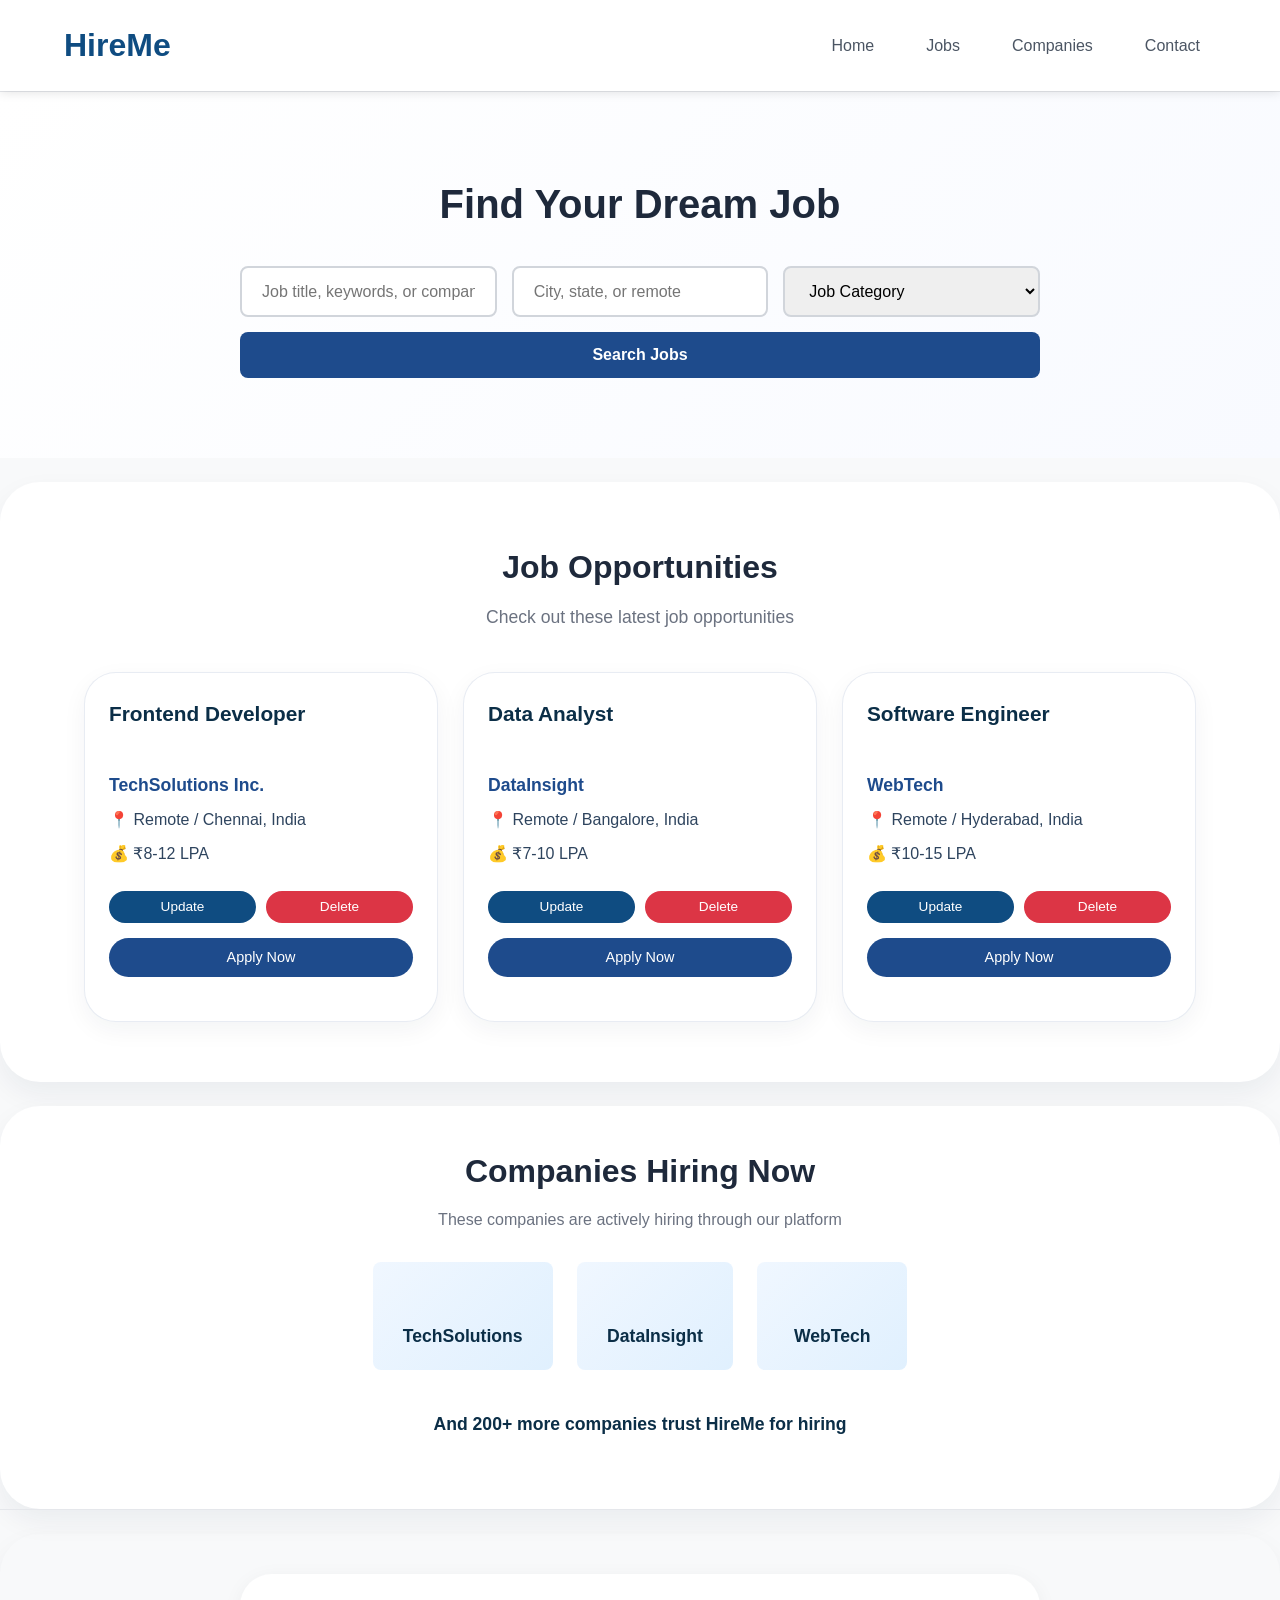
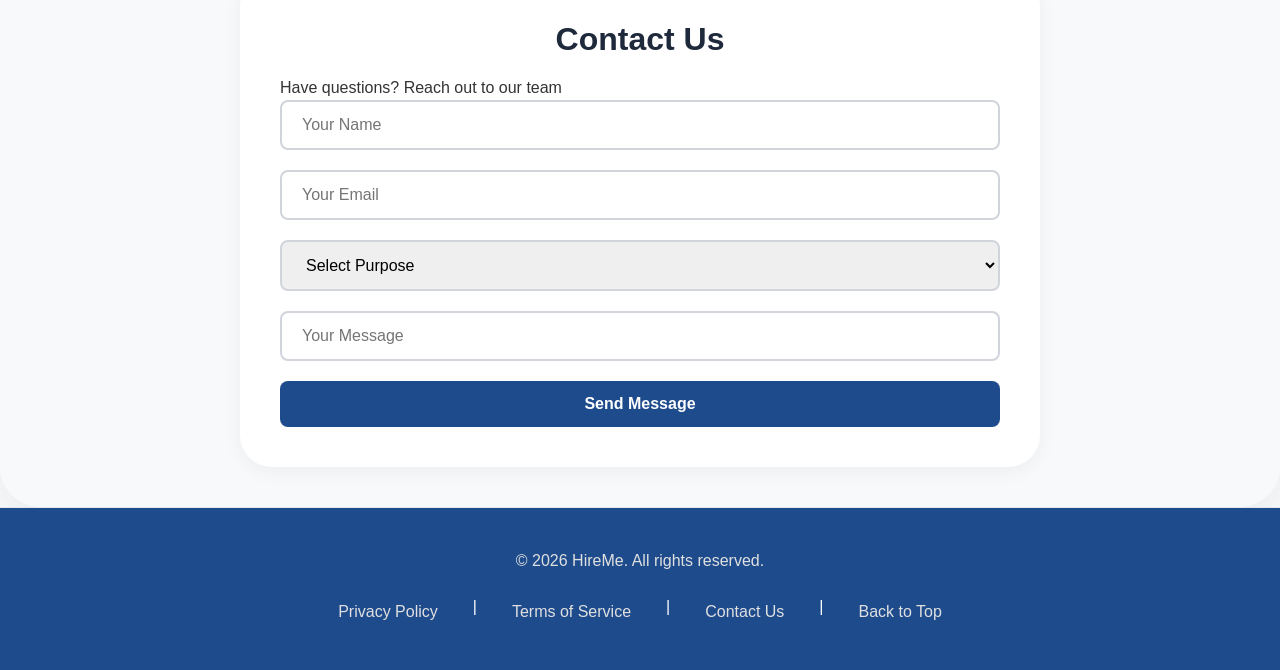
<file: index.html>
<!DOCTYPE html>
<html lang="en">
<head>
    <meta charset="UTF-8">
    <meta name="viewport" content="width=device-width, initial-scale=1.0">
    <title>HireMe</title>
    <link rel="stylesheet" href="style.css">
</head>

<body>
    <header>
        <section id="logo">
            <h1>HireMe</h1>
        </section>
        
        <nav>
            <a href="#home">Home</a> 
            <a href="#jobs">Jobs</a> 
            <a href="#companies">Companies</a> 
            <a href="#contact">Contact</a>
        </nav>
    </header>
    <hr>

    <section id="home">
        <h2>Find Your Dream Job</h2>       
        <form id="search-form">
            <input type="text" placeholder="Job title, keywords, or company">
            <input type="text" placeholder="City, state, or remote">
            <select>
                <option value="">Job Category</option>
                <option value="it">IT & Software</option>
                <option value="marketing">Marketing</option>
                <option value="finance">Finance</option>
                <option value="sales">Sales</option>
            </select>
            <button type="submit">Search Jobs</button>
        </form>
    </section> 


    <section id="jobs">
    <h2>Job Opportunities</h2>
    <p>Check out these latest job opportunities</p>
    
    <div class="jobs-container">
        <article>
            <h3>Frontend Developer</h3>
            <p><strong>TechSolutions Inc.</strong></p>
            <p>📍 Remote / Chennai, India</p>
            <p>💰 ₹8-12 LPA</p>
            <a href="#apply">Apply Now</a>
        </article>

        <article>
            <h3>Data Analyst</h3>
            <p><strong>DataInsight</strong></p>
            <p>📍 Remote / Bangalore, India</p>
            <p>💰 ₹7-10 LPA</p>
            <a href="#apply">Apply Now</a>
        </article>

        <article>
            <h3>Software Engineer</h3>
            <p><strong>WebTech</strong></p>
            <p>📍 Remote / Hyderabad, India</p>
            <p>💰 ₹10-15 LPA</p>
            <a href="#apply">Apply Now</a>
        </article>
    </div>
    </section>


    <section id="companies">
        <h2>Companies Hiring Now</h2>
        <p>These companies are actively hiring through our platform</p>

        <article>
                <p>TechSolutions</p>
        </article>

        <article>
                <p>DataInsight</p>
        </article>

        <article>
                <p>WebTech</p>
        </article>

        <p><strong>And 200+ more companies trust HireMe for hiring</strong></p>
    </section>
    <hr>

    <section id="contact">
        <form>
            <h2>Contact Us</h2>
            <p>Have questions? Reach out to our team</p>
            <input type="text" placeholder="Your Name">
            <input type="email" placeholder="Your Email">
            <select>
                <option value="">Select Purpose</option>
                <option value="job">Job Inquiry</option>
                <option value="employer">Employer Inquiry</option>
            </select>
            <input type="text" placeholder="Your Message">
            <button type="submit">Send Message</button>
        </form>
    </section>
    <hr>

    <footer>
        <p>© 2026 HireMe. All rights reserved.</p>
        <nav>
            <a href="#">Privacy Policy</a> | 
            <a href="#">Terms of Service</a> | 
            <a href="#contact">Contact Us</a> |
            <a href="#home">Back to Top</a>
        </nav>
    </footer>

    <script src="script.js"></script>
    
</body>
</html>
</file>
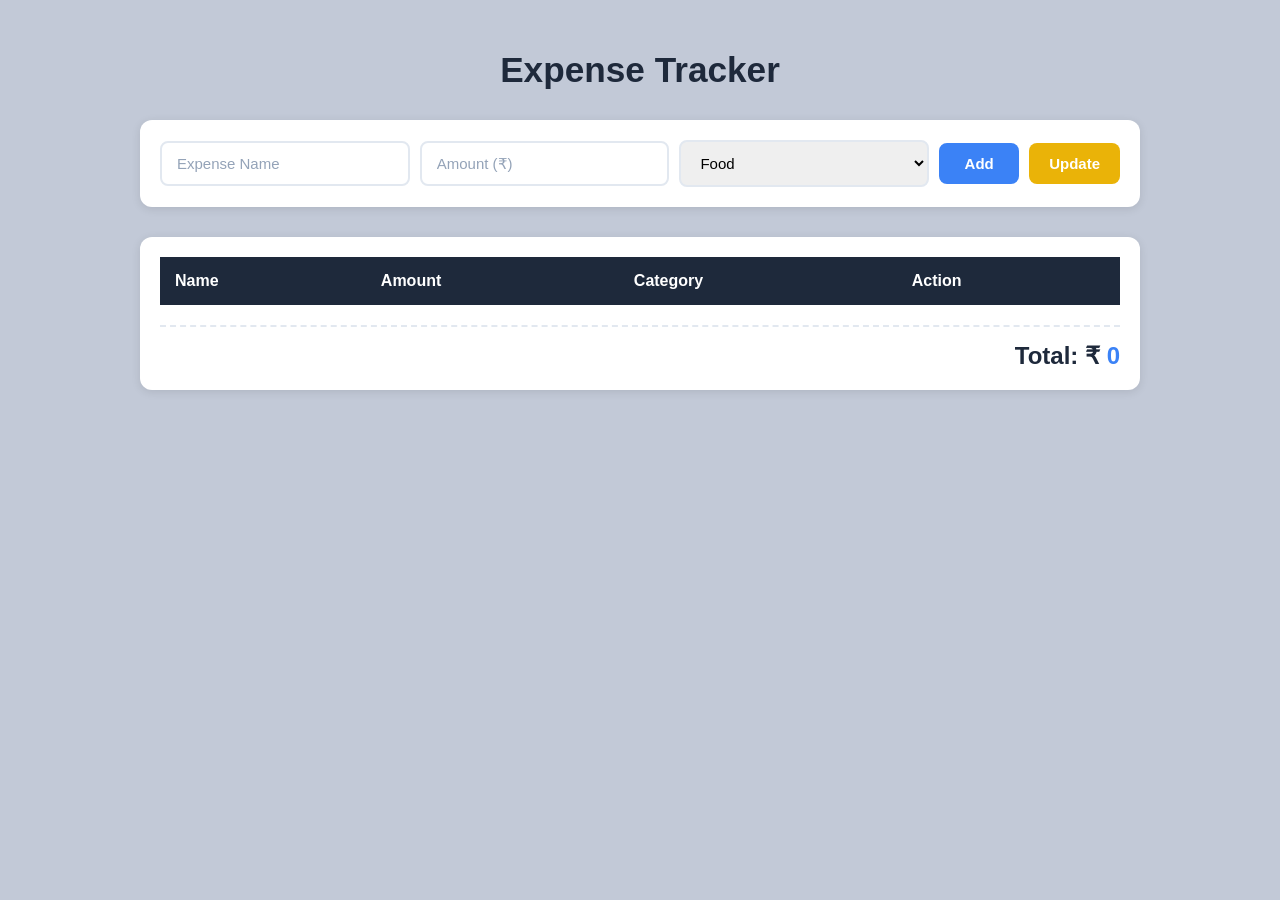
<file: lab_mst/index.html>
<!DOCTYPE html>
<html lang="en">
<head>
    <meta charset="UTF-8">
    <meta name="viewport" content="width=device-width, initial-scale=1.0">
    <title>Expense Tracker</title>
    <link rel="stylesheet" href="style.css">
</head>
<body>
    <div class="container">
        <h2>Expense Tracker</h2>

        <div class="form-card">
            <div class="input-row">
                <input type="text" id="name" placeholder="Expense Name">
                <input type="number" id="amount" placeholder="Amount (₹)">
                <select id="category">
                    <option value="Food">Food</option>
                    <option value="Travel">Travel</option>
                    <option value="Shopping">Shopping</option>
                    <option value="Bills">Bills</option>
                </select>
                <button onclick="addExpense()" class="btn-add">Add</button>
                <button onclick="updateExpense()" class="btn-update">Update</button>
            </div>
        </div>

        <div class="table-container">
            <table>
                <thead>
                    <tr>
                        <th>Name</th>
                        <th>Amount</th>
                        <th>Category</th>
                        <th>Action</th>
                    </tr>
                </thead>
                <tbody id="expenseList"></tbody>
            </table>
            
            <div class="total-section">
                <h3>Total: ₹ <span id="total">0</span></h3>
            </div>
        </div>
    </div>

    <script src="script.js"></script>
</body>
</html>
</file>
<file: style.css>
* {
    margin: 0;
    padding: 0;
    box-sizing: border-box;
}

body {
    font-family: 'Segoe UI', Tahoma, Geneva, Verdana, sans-serif;
    line-height: 1.6;
    color: #333;
    background-color: #f8f9fa;
    width: 100%;
    overflow-x: hidden;
}


header {
    display: flex;
    justify-content: space-between;
    align-items: center;
    padding: 20px 5%;
    background-color: white;
    position: sticky;
    top: 0;
    z-index: 100;
    box-shadow: 0 2px 10px rgba(0,0,0,0.1);
    width: 100%;
}

#logo h1 {
    color: #1e4b8c;
    font-size: 2rem;
    font-weight: 700;
    background: #0f4c81;
    -webkit-background-clip: text;
    -webkit-text-fill-color: transparent;
    background-clip: text;
}

nav {
    display: flex;
    gap: 20px;
}

nav a {
    text-decoration: none;
    color: #4b5563;
    font-weight: 500;
    padding: 8px 16px;
    border-radius: 6px;
    transition: all 0.3s ease;
}

nav a:hover {
    background-color: #e5e7eb;
    color: #1e4b8c;
    transform: translateY(-2px);
}

hr {
    border: none;
    height: 1px;
    background-color: #e5e7eb;
    margin: 0;
    width: 100%;
}


#home {
    text-align: center;
    padding: 80px 5%;
    background: linear-gradient(135deg, #ffffff, #f8faff);
    width: 100%;
}

#home h2 {
    font-size: 2.5rem;
    color: #1e293b;
    margin-bottom: 30px;
    font-weight: 700;
}

#search-form {
    display: grid;
    grid-template-columns: repeat(auto-fit, minmax(200px, 1fr));
    gap: 15px;
    max-width: 800px;
    margin: 0 auto;
}

#search-form input,
#search-form select {
    padding: 14px 20px;
    border: 2px solid #d1d5db;
    border-radius: 8px;
    font-size: 1rem;
    transition: all 0.3s ease;
}

#search-form input:focus,
#search-form select:focus {
    outline: none;
    border-color: #1e4b8c;
    box-shadow: 0 0 0 3px rgba(30, 75, 140, 0.1);
}

#search-form button {
    background: #1e4b8c;
    color: white;
    border: none;
    padding: 14px 30px;
    border-radius: 8px;
    font-size: 1rem;
    font-weight: 600;
    cursor: pointer;
    transition: all 0.3s ease;
    grid-column: 1 / -1;
}

#search-form button:hover {
    background: #153b6b;
    transform: translateY(-2px);
    box-shadow: 0 6px 20px rgba(37, 99, 235, 0.3);
}

#jobs {
    background: white;
    border-radius: 2.5rem;
    margin-top: 1.5rem;
    padding: 2.5rem 2rem;
    box-shadow: 0 12px 28px rgba(0,30,60,0.06);
    padding: 60px 5%;
    width: 100%;
}

#jobs h2 {
    font-size: 2rem;
    color: #1e293b;
    margin-bottom: 10px;
    text-align: center;
}

#jobs > p {
    color: #6b7280;
    margin-bottom: 40px;
    font-size: 1.1rem;
    text-align: center;
}


.jobs-container {
    display: grid;
    grid-template-columns: repeat(3, 1fr);
    gap: 25px;
    max-width: 1400px;
    margin: 0 auto;
    padding: 0 20px;
}

#jobs article {
    background: #ffffff;
    border-radius: 2rem;
    padding: 2rem 1.5rem;
    box-shadow: 0 8px 24px rgba(0, 34, 68, 0.05);
    transition: all 0.25s ease;
    border: 1px solid rgba(30, 75, 140, 0.1);
    display: flex;
    flex-direction: column;
    min-height: 350px; 
}


#jobs article:hover {
    transform: translateY(-5px);
    border-color: #1e4b8c;
    box-shadow: 0 8px 25px rgba(30, 75, 140, 0.15);
}

#jobs article h3 {
    color: #0b2e47;
    margin-bottom: 15px;
    font-size: 1.3rem;
    min-height: 60px;
}

#jobs article p {
    color: #2e445e;
    margin-bottom: 10px;
    line-height: 1.5;
}

#jobs article p strong {
    color: #1e4b8c;
    font-size: 1.1rem;
}

#jobs article a {
    display: inline-block;
    background: #1e4b8c;
    color: white;
    text-decoration: none;
    padding: 12px 24px;
    border-radius: 6px;
    font-weight: 600;
    margin-top: auto;
    text-align: center;
    transition: all 0.3s ease;
    align-self: flex-start;
}

#jobs article a:hover {
    background: #153b6b;
    transform: scale(1.05);
    box-shadow: 0 4px 15px rgba(30, 75, 140, 0.3);
}

#companies {
    background: white;
    border-radius: 2.5rem;
    margin-top: 1.5rem;
    padding: 2.5rem 2rem;
    box-shadow: 0 12px 28px rgba(0,30,60,0.06);
    width: 100%;
    text-align: center;
}

#companies h2 {
    font-size: 2rem;
    color: #1e293b;
    margin-bottom: 10px;
}

#companies > p {
    color: #6b7280;
    margin-bottom: 30px;
}

#companies article {
    background: linear-gradient(135deg, #f0f7ff, #e0f0fe);
    padding: 20px 30px;
    border-radius: 8px;
    font-weight: 600;
    color: #1e4b8c;
    transition: all 0.3s ease;
    display: inline-block;
    min-width: 150px;
    margin: 0 10px;
}

#companies article:hover {
    background: linear-gradient(135deg, #e0f0fe, #d0e8fd);
    transform: scale(1.05);
    box-shadow: 0 4px 15px rgba(37, 99, 235, 0.1);
}

#companies p:last-child {
    margin-top: 40px;
    color: #0b2e47;;
    font-size: 1.1rem;
}

#contact {
    border-radius: 2.5rem;
    margin-top: 1.5rem;
    padding: 2.5rem 2rem;
    box-shadow: 0 12px 28px rgba(0,30,60,0.06);
    width: 100%;
}

#contact form {
    background-color: white;
    border-radius: 2rem;
    padding: 40px;
    box-shadow: 0 4px 20px rgba(0,0,0,0.05);
    max-width: 800px;
    margin: 0 auto;
}

#contact h2 {
    font-size: 2rem;
    color: #1e293b;
    margin-bottom: 10px;
    text-align: center;
}

#contact > p {
    color: #6b7280;
    margin-bottom: 30px;
    text-align: center;
}

#contact input,
#contact select,
#contact textarea {
    width: 100%;
    padding: 14px 20px;
    margin-bottom: 20px;
    border: 2px solid #d1d5db;
    border-radius: 8px;
    font-size: 1rem;
    transition: all 0.3s ease;
}

#contact input:focus,
#contact select:focus,
#contact textarea:focus {
    outline: none;
    border-color: #1e4b8c;
    box-shadow: 0 0 0 3px rgba(30, 75, 140, 0.1);
}

#contact button {
    background: #1e4b8c;
    color: white;
    border: none;
    padding: 14px 30px;
    border-radius: 8px;
    font-size: 1rem;
    font-weight: 600;
    cursor: pointer;
    width: 100%;
    transition: all 0.3s ease;
}

#contact button:hover {
    background: #153b6b;
    transform: translateY(-2px);
    box-shadow: 0 6px 20px rgba(30, 75, 140, 0.3);
}

footer {
    text-align: center;
    padding: 40px 5%;
    background-color: #1e4b8c;
    color: white;
    width: 100%;
}

footer p {
    margin-bottom: 20px;
    color: #e0e0e0;
}

footer nav {
    display: flex;
    justify-content: center;
    gap: 20px;
    flex-wrap: wrap;
}

footer nav a {
    color: #e0e0e0;
    text-decoration: none;
    padding: 5px 15px;
    transition: all 0.3s ease;
}

footer nav a:hover {
    color: white;
    background-color: rgba(255,255,255,0.1);
    border-radius: 4px;
}


.job-actions {
    display: flex;
    gap: 10px;
    margin: 15px 0 10px 0;
    width: 100%;
}

.update-btn {
    background-color: #0f4c81 !important;
    color: white;
    border: none;
    padding: 6px 12px; 
    border-radius: 20px;
    font-weight: 500;
    font-size: 0.85rem; 
    cursor: pointer;
    flex: 0.8;  
    transition: all 0.3s ease;
    height: 32px;  
    line-height: 1.2;
}

.delete-btn {
    background-color: #dc3545 !important;
    color: white;
    border: none;
    padding: 6px 12px;  
    border-radius: 20px;
    font-weight: 500;
    font-size: 0.85rem;  
    cursor: pointer;
    flex: 0.8; 
    transition: all 0.3s ease;
    height: 32px;  
    line-height: 1.2;
}

#jobs article a {
    display: inline-block;
    background: #1e4b8c;
    color: white;
    text-decoration: none;
    padding: 8px 16px;  
    border-radius: 20px;
    font-weight: 500;
    font-size: 0.9rem;
    margin-top: 5px;
    text-align: center;
    transition: all 0.3s ease;
    width: 100%;
    box-sizing: border-box;
}

.update-btn:hover {
    background-color: #0a3a5e !important;
    transform: translateY(-2px);
}

.delete-btn:hover {
    background-color: #b02a37 !important;
    transform: translateY(-2px);
}

#jobs article a:hover {
    background: #153b6b;
    transform: translateY(-2px);
}

#jobs article {
    display: flex;
    flex-direction: column;
    padding: 1.5rem;  
}

@media (max-width: 768px) {
    .job-actions {
        flex-direction: row; 
        gap: 8px;
    }
    
    .update-btn, .delete-btn {
        padding: 5px 10px;
        font-size: 0.8rem;
        height: 28px;
    }
    
    #jobs article a {
        padding: 6px 12px;
        font-size: 0.85rem;
    }
}
</file>
<file: lab_mst/style.css>
* {
    margin: 0;
    padding: 0;
    box-sizing: border-box;
    font-family: 'Segoe UI', Arial, sans-serif;
}

body {
    background: #acb6c9bb;
    min-height: 100vh;
    display: flex;
    justify-content: center;
    padding: 20px;
}

.container {
    max-width: 1000px;
    width: 100%;
}

h2 {
    text-align: center;
    color: #1e293b;
    margin: 30px 0;
    font-size: 2.2em;
}

.form-card {
    background: white;
    padding: 20px;
    border-radius: 12px;
    box-shadow: 0 2px 10px rgba(0,0,0,0.1);
    margin-bottom: 30px;
}

.input-row {
    display: flex;
    gap: 10px;
    align-items: center;
    flex-wrap: wrap;
}

.input-row input,
.input-row select {
    padding: 12px 15px;
    border: 2px solid #e2e8f0;
    border-radius: 8px;
    font-size: 15px;
    transition: 0.2s;
    flex: 1;
    min-width: 150px;
}

.input-row input:focus,
.input-row select:focus {
    border-color: #3b82f6;
    outline: none;
}

.input-row input::placeholder {
    color: #94a3b8;
}

.input-row button {
    padding: 12px 20px;
    border: none;
    border-radius: 8px;
    font-size: 15px;
    font-weight: 600;
    cursor: pointer;
    transition: 0.2s;
    min-width: 80px;
}

.btn-add {
    background: #3b82f6;
    color: white;
}

.btn-add:hover {
    background: #2563eb;
}

.btn-update {
    background: #eab308;
    color: white;
}

.btn-update:hover {
    background: #ca8a04;
}

.table-container {
    background: white;
    border-radius: 12px;
    padding: 20px;
    box-shadow: 0 2px 10px rgba(0,0,0,0.1);
    overflow-x: auto;
}

table {
    width: 100%;
    border-collapse: collapse;
    margin-bottom: 20px;
}

thead {
    background: #1e293b;
    color: white;
}

th {
    padding: 15px;
    text-align: left;
    font-weight: 600;
}

td {
    padding: 15px;
    border-bottom: 1px solid #e2e8f0;
    color: #334155;
}

tbody tr:hover{
background:#f5f7fb;
transition:0.2s;
}

.action-btn {
    padding: 6px 12px;
    margin: 0 4px;
    border: none;
    border-radius: 5px;
    cursor: pointer;
    font-size: 13px;
    font-weight: 600;
}

.edit-btn {
    background: #eab308;
    color: white;
}

.edit-btn:hover {
    background: #ca8a04;
}

.delete-btn {
    background: #ef4444;
    color: white;
}

.delete-btn:hover {
    background: #dc2626;
}

.total-section {
    text-align: right;
    padding-top: 15px;
    border-top: 2px dashed #e2e8f0;
}

.total-section h3 {
    color: #1e293b;
    font-size: 1.5em;
}

#total {
    color: #3b82f6;
    font-weight: 700;
}

.category-food { color: #c2410c; }
.category-travel { color: #0284c7; }
.category-shopping { color: #7e22ce; }
.category-bills { color: #059669; }

@media (max-width: 700px) {
    .input-row {
        flex-direction: column;
    }
    
    .input-row input,
    .input-row select,
    .input-row button {
        width: 100%;
    }
    
    h2 {
        font-size: 1.8em;
    }
    
    th, td {
        padding: 10px;
        font-size: 14px;
    }
}
</file>
